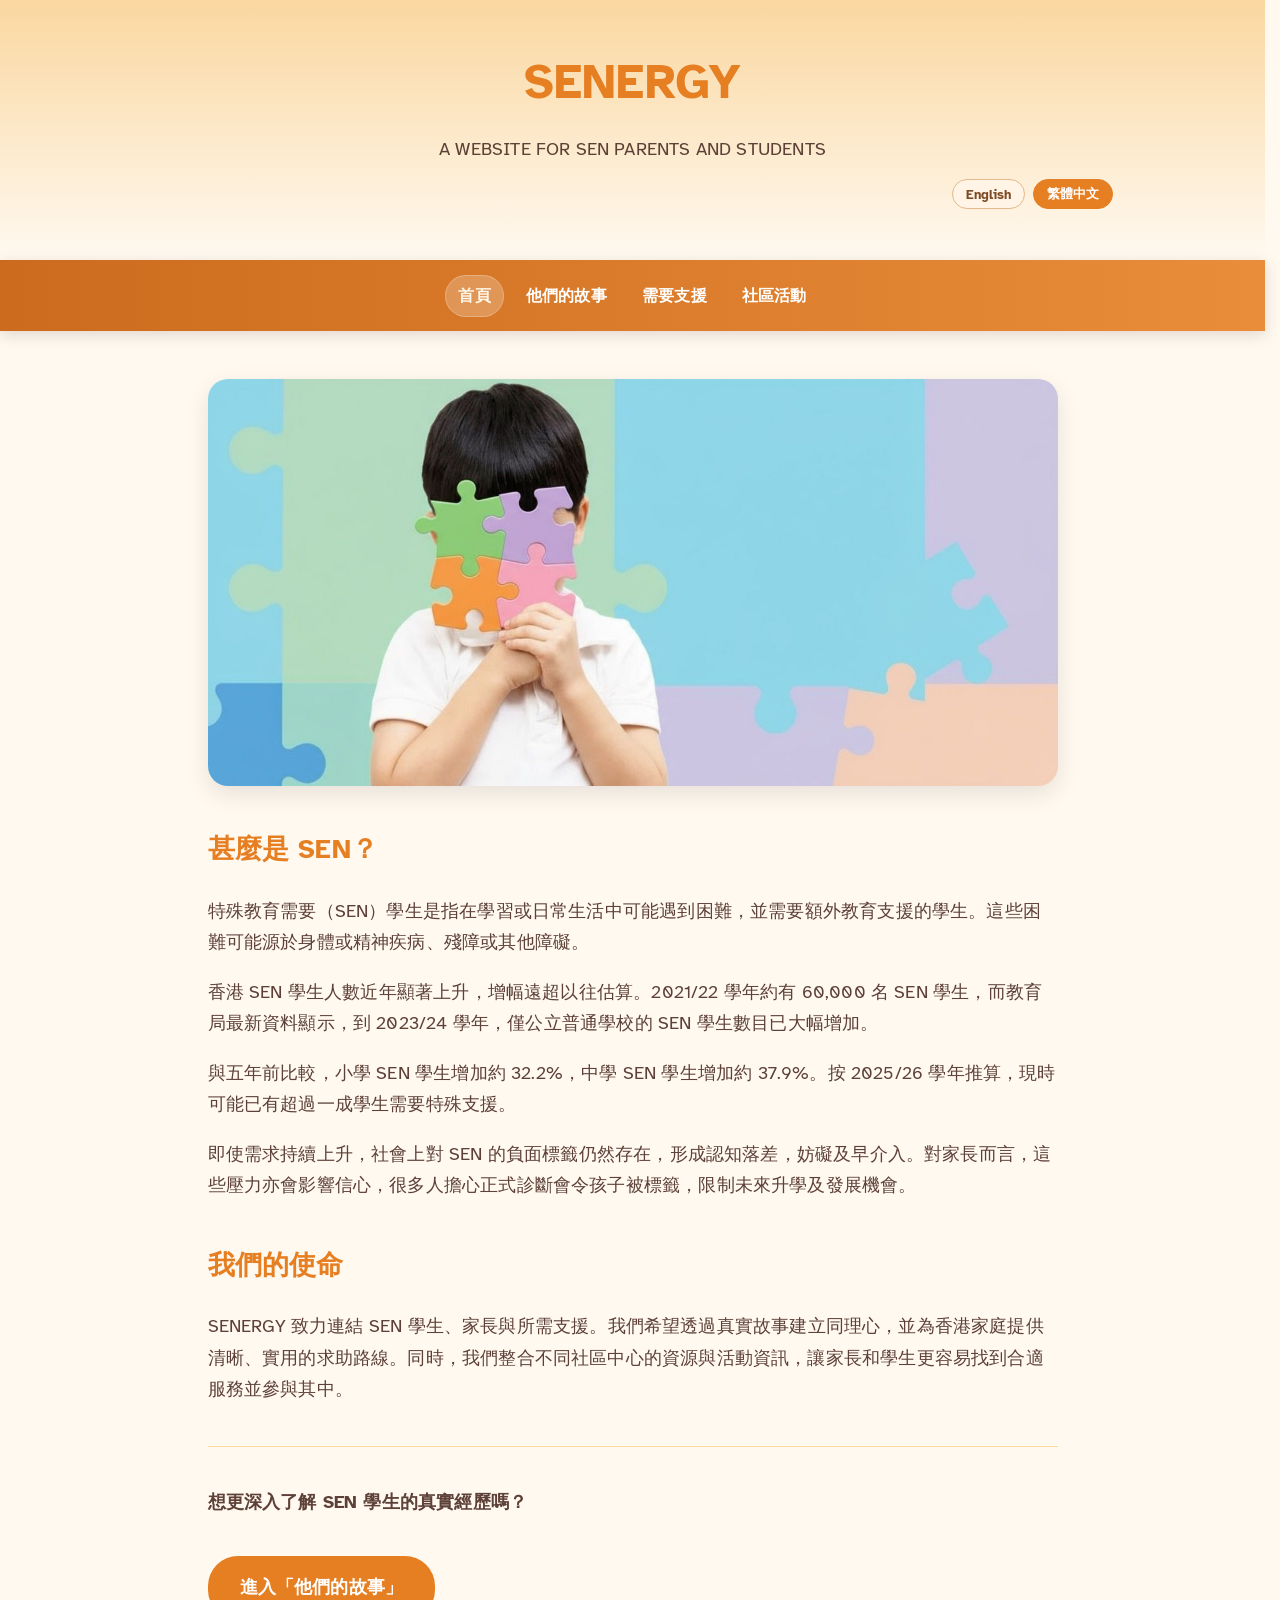
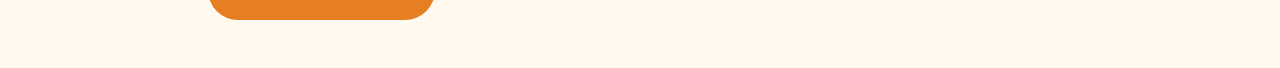
<file: index.html>
﻿<!DOCTYPE html>
<html lang="en">
<head>
    <meta charset="UTF-8">
    <meta name="viewport" content="width=device-width, initial-scale=1.0">
    <title data-i18n="pageTitle">SENERGY | Home</title>
    <link href="https://fonts.googleapis.com/css2?family=Atkinson+Hyperlegible:wght@400;700&display=swap" rel="stylesheet">
    <style>
        :root { 
            --primary: #E67E22; 
            --peach: #FAD7A0; 
            --bg: #FFF9F0; 
            --text: #5D4037; 
            --nav-dark: #CC6B1D; 
            --nav-light: #E98D3A; 
        }

        /* Base Styles */
        html { scrollbar-gutter: stable; }
        body { 
            font-family: 'Atkinson Hyperlegible', sans-serif; 
            background-color: var(--bg); 
            color: var(--text); 
            margin: 0; 
            text-align: center; 
            font-size: 18px; 
            line-height: 1.75; 
            letter-spacing: 0.01em; 
        }

        /* Header & Navigation */
        header { 
            padding: 2.5rem 1rem 3.2rem; 
            background: linear-gradient(180deg, var(--peach) 0%, var(--bg) 100%); 
        }
        h1 { font-size: clamp(2.2rem, 5vw, 3rem); color: var(--primary); margin: 0; }
        .siteTagline { margin: 0.6rem auto 0; max-width: 760px; padding: 0 1rem; }

        nav { /*Nav背景*/
            background: linear-gradient(90deg, var(--nav-dark) 0%, var(--nav-light) 100%); 
            padding: 0.9rem 1rem; 
            position: sticky; 
            top: 0; 
            z-index: 1000; 
            box-shadow: 0 4px 14px rgba(93, 64, 55, 0.18);
            display: flex;
            justify-content: center;
            flex-wrap: wrap;
            gap: 8px;
        }
        nav a { /*Nav字體大細*/
            text-decoration: none; 
            color: #fff; 
            font-weight: bold; 
            font-size: 1rem; 
            padding: 0.45rem 0.85rem; 
            border-radius: 999px; 
            transition: 0.25s ease; 
        }
        nav a:hover { background-color: rgba(255, 255, 255, 0.22); color: #fff7e8; }

        /* Language Switcher */
        .lang-switch { 
            width: min(100%, 960px); 
            margin: 0.9rem auto 0; 
            padding: 0 1rem; 
            display: flex; 
            gap: 8px; 
            justify-content: flex-end; 
        }
        .lang-btn { 
            border: 1px solid #e4b98a; 
            background: #fff4e6; 
            color: #7d4b24; 
            border-radius: 999px; 
            padding: 0.3rem 0.8rem; 
            font-family: inherit; 
            font-weight: 700; 
            cursor: pointer; 
            transition: 0.2s;
        }
        .lang-btn.active { background: var(--primary); color: #fff; border-color: var(--primary); }

        /* Content Area */
        .content { max-width: 850px; margin: auto; padding: 3rem 2rem; text-align: left; }
        .main-img { 
            display: block; 
            margin: 0 auto 2.5rem auto; 
            max-width: 100%; 
            height: auto; 
            border-radius: 20px; 
            box-shadow: 0 8px 24px rgba(0,0,0,0.1); 
        }
        
        h2 { color: var(--primary); margin-top: 2.5rem; }
        
        .btn { 
            display: inline-block; 
            padding: 1rem 2rem; 
            background: var(--primary); 
            color: white; 
            text-decoration: none; 
            border-radius: 30px; 
            font-weight: bold; 
            margin-top: 20px; 
            transition: transform 0.2s, box-shadow 0.2s;
        }
        .btn:hover { transform: translateY(-2px); box-shadow: 0 6px 15px rgba(230, 126, 34, 0.3); }

        /* Mobile Adjustments */
        @media (max-width: 768px) {
            body {
                font-size: 16px;
                line-height: 1.65;
            }

            header { padding: 1.3rem 0.8rem 1.8rem; }
            h1 { font-size: clamp(1.75rem, 9vw, 2.35rem); }
            .siteTagline { font-size: 0.9rem; }

            nav {
                gap: 6px;
                padding: 0.55rem 0.45rem;
            }
            nav a {
                font-size: 0.88rem;
                padding: 0.4rem 0.62rem;
            }

            .lang-switch {
                margin-top: 0.75rem;
                padding: 0 0.75rem;
                justify-content: center;
            }
            .lang-btn {
                min-height: 40px;
                padding: 0.28rem 0.7rem;
            }

            .controls {
                margin-top: 0.85rem;
                gap: 8px;
                padding: 0 0.6rem;
            }

            .btn { width: 100%; box-sizing: border-box; text-align: center; }
            p { font-size: 1rem; }
            
            .status { padding: 0 0.75rem; }
            .grid { padding: 0.75rem 0.6rem 1rem; }
        }


        
    </style>
</head>
<body>

    <header>
        <h1 data-i18n="siteName">SENERGY</h1>
        <p class="siteTagline" data-i18n="siteTagline">A WEBSITE FOR SEN PARENTS AND STUDENTS</p>
        <div class="lang-switch" aria-label="Language switcher">
            <button class="lang-btn" id="lang-en" type="button">English</button>
            <button class="lang-btn" id="lang-zh" type="button">繁體中文</button>
        </div>
    </header>

    <nav>
        <a href="index.html" data-i18n="navHome">Home</a>
        <a href="stories.html" data-i18n="navStories">Through Their Eyes</a>
        <a href="help.html" data-i18n="navHelp">Seek For Help!!</a>
        <a href="community.html" data-i18n="navCommunity">Community Events</a>
    </nav>
    
    <main class="content">
        <img src="main pic.jpeg" alt="SEN Students Support" class="main-img">
        
        <h2 data-i18n="senTitle">What is SEN?</h2>
        <p data-i18n="senP1">Students with Special Educational Needs (SEN) are those who may face difficulties in their studies or daily lives and require additional educational support. These difficulties can stem from a variety of causes, including physical or mental illnesses, disabilities, or impairments.</p>
        
        <p data-i18n="senP2">The number of students with Special Educational Needs (SEN) in Hong Kong has experienced a steep upward trajectory, far exceeding previous estimates. While there were approximately 60,000 students in the 2021/22 school year, recent data from the Education Bureau reveals that by the 2023/24 school year, the number of SEN students in public sector ordinary schools alone has surged.</p>
        
        <p data-i18n="senP3">Primary student numbers rose by 32.2% and secondary students by 37.9% compared to just five years prior, with current estimates for the 2025/26 cycle suggesting that over 10% of the total student population now requires specialized support.</p>
        
        <p data-i18n="senP4">Despite this growth, deep-seated negative stereotypes and stigmatizations persist, creating a perception gap that hinders effective intervention. For parents, these social pressures lead to a measurable lack of confidence; many fear that a formal diagnosis will label their child for life, limiting future academic and career opportunities.</p>
        
        <h2 data-i18n="missionTitle">Our Mission</h2>
        <p data-i18n="missionP">SENERGY is dedicated to bridging the gap between SEN students, their parents, and the support they need. We aim to foster empathy through storytelling and provide a clear roadmap for families seeking professional assistance in Hong Kong. We want to centralize the resources of community centers so that parents and students can more easily learn about the activities offered by different community centers and make it easier for them to participate.</p>
        
        <hr style="border: 0; border-top: 1px solid var(--peach); margin: 2.5rem 0;">
        
        <p data-i18n="ctaQuestion" style="font-weight: bold;">Do you want to know more about SEN students and their experiences?</p>
        <a href="stories.html" class="btn" data-i18n="ctaButton">Enter Through Their Eyes</a>
    </main>

    <script>
        const TRANSLATIONS = {
            en: {
                pageTitle: "SENERGY | Home",
                siteName: "SENERGY",
                siteTagline: "A WEBSITE FOR SEN PARENTS AND STUDENTS",
                navHome: "Home",
                navStories: "Through Their Eyes",
                navHelp: "Seek For Help!!",
                navCommunity: "Community Events",
                senTitle: "What is SEN?",
                senP1: "Students with Special Educational Needs (SEN) are those who may face difficulties in their studies or daily lives and require additional educational support. These difficulties can stem from a variety of causes, including physical or mental illnesses, disabilities, or impairments.",
                senP2: "The number of students with Special Educational Needs (SEN) in Hong Kong has experienced a steep upward trajectory, far exceeding previous estimates. While there were approximately 60,000 students in the 2021/22 school year, recent data from the Education Bureau reveals that by the 2023/24 school year, the number of SEN students in public sector ordinary schools alone has surged.",
                senP3: "Primary student numbers rose by 32.2% and secondary students by 37.9% compared to just five years prior, with current estimates for the 2025/26 cycle suggesting that over 10% of the total student population now requires specialized support.",
                senP4: "Despite this growth, deep-seated negative stereotypes and stigmatizations persist, creating a perception gap that hinders effective intervention. For parents, these social pressures lead to a measurable lack of confidence; many fear that a formal diagnosis will label their child for life, limiting future academic and career opportunities.",
                missionTitle: "Our Mission",
                missionP: "SENERGY is dedicated to bridging the gap between SEN students, their parents, and the support they need. We aim to foster empathy through storytelling and provide a clear roadmap for families seeking professional assistance in Hong Kong. We want to centralize the resources of community centers so that parents and students can more easily learn about the activities offered by different community centers and make it easier for them to participate.",
                ctaQuestion: "Do you want to know more about SEN students and their experiences?",
                ctaButton: "Enter Through Their Eyes"
            },
            zh: {
                pageTitle: "SENERGY | 首頁",
                siteName: "SENERGY",
                siteTagline: "A WEBSITE FOR SEN PARENTS AND STUDENTS",
                navHome: "首頁",
                navStories: "他們的故事",
                navHelp: "需要支援",
                navCommunity: "社區活動",
                senTitle: "甚麼是 SEN？",
                senP1: "特殊教育需要（SEN）學生是指在學習或日常生活中可能遇到困難，並需要額外教育支援的學生。這些困難可能源於身體或精神疾病、殘障或其他障礙。",
                senP2: "香港 SEN 學生人數近年顯著上升，增幅遠超以往估算。2021/22 學年約有 60,000 名 SEN 學生，而教育局最新資料顯示，到 2023/24 學年，僅公立普通學校的 SEN 學生數目已大幅增加。",
                senP3: "與五年前比較，小學 SEN 學生增加約 32.2%，中學 SEN 學生增加約 37.9%。按 2025/26 學年推算，現時可能已有超過一成學生需要特殊支援。",
                senP4: "即使需求持續上升，社會上對 SEN 的負面標籤仍然存在，形成認知落差，妨礙及早介入。對家長而言，這些壓力亦會影響信心，很多人擔心正式診斷會令孩子被標籤，限制未來升學及發展機會。",
                missionTitle: "我們的使命",
                missionP: "SENERGY 致力連結 SEN 學生、家長與所需支援。我們希望透過真實故事建立同理心，並為香港家庭提供清晰、實用的求助路線。同時，我們整合不同社區中心的資源與活動資訊，讓家長和學生更容易找到合適服務並參與其中。",
                ctaQuestion: "想更深入了解 SEN 學生的真實經歷嗎？",
                ctaButton: "進入「他們的故事」"
            }
        };

        function setLanguage(lang) {
            const map = TRANSLATIONS[lang] || TRANSLATIONS.en;
            document.documentElement.lang = lang === "zh" ? "zh-Hant" : "en";
            
            // Set Page Title
            document.title = map.pageTitle;

            // Update all elements with data-i18n
            document.querySelectorAll("[data-i18n]").forEach((el) => {
                const key = el.getAttribute("data-i18n");
                if (map[key]) {
                    el.textContent = map[key];
                }
            });

            // Update UI State
            document.getElementById("lang-en").classList.toggle("active", lang === "en");
            document.getElementById("lang-zh").classList.toggle("active", lang === "zh");
            localStorage.setItem("senergy_lang", lang);
        }

        document.getElementById("lang-en").addEventListener("click", () => setLanguage("en"));
        document.getElementById("lang-zh").addEventListener("click", () => setLanguage("zh"));

        // Initialize from storage or default
        setLanguage(localStorage.getItem("senergy_lang") || "zh");
    </script>
    <script src="nav-active.js"></script>
</body>
</html>
</file>
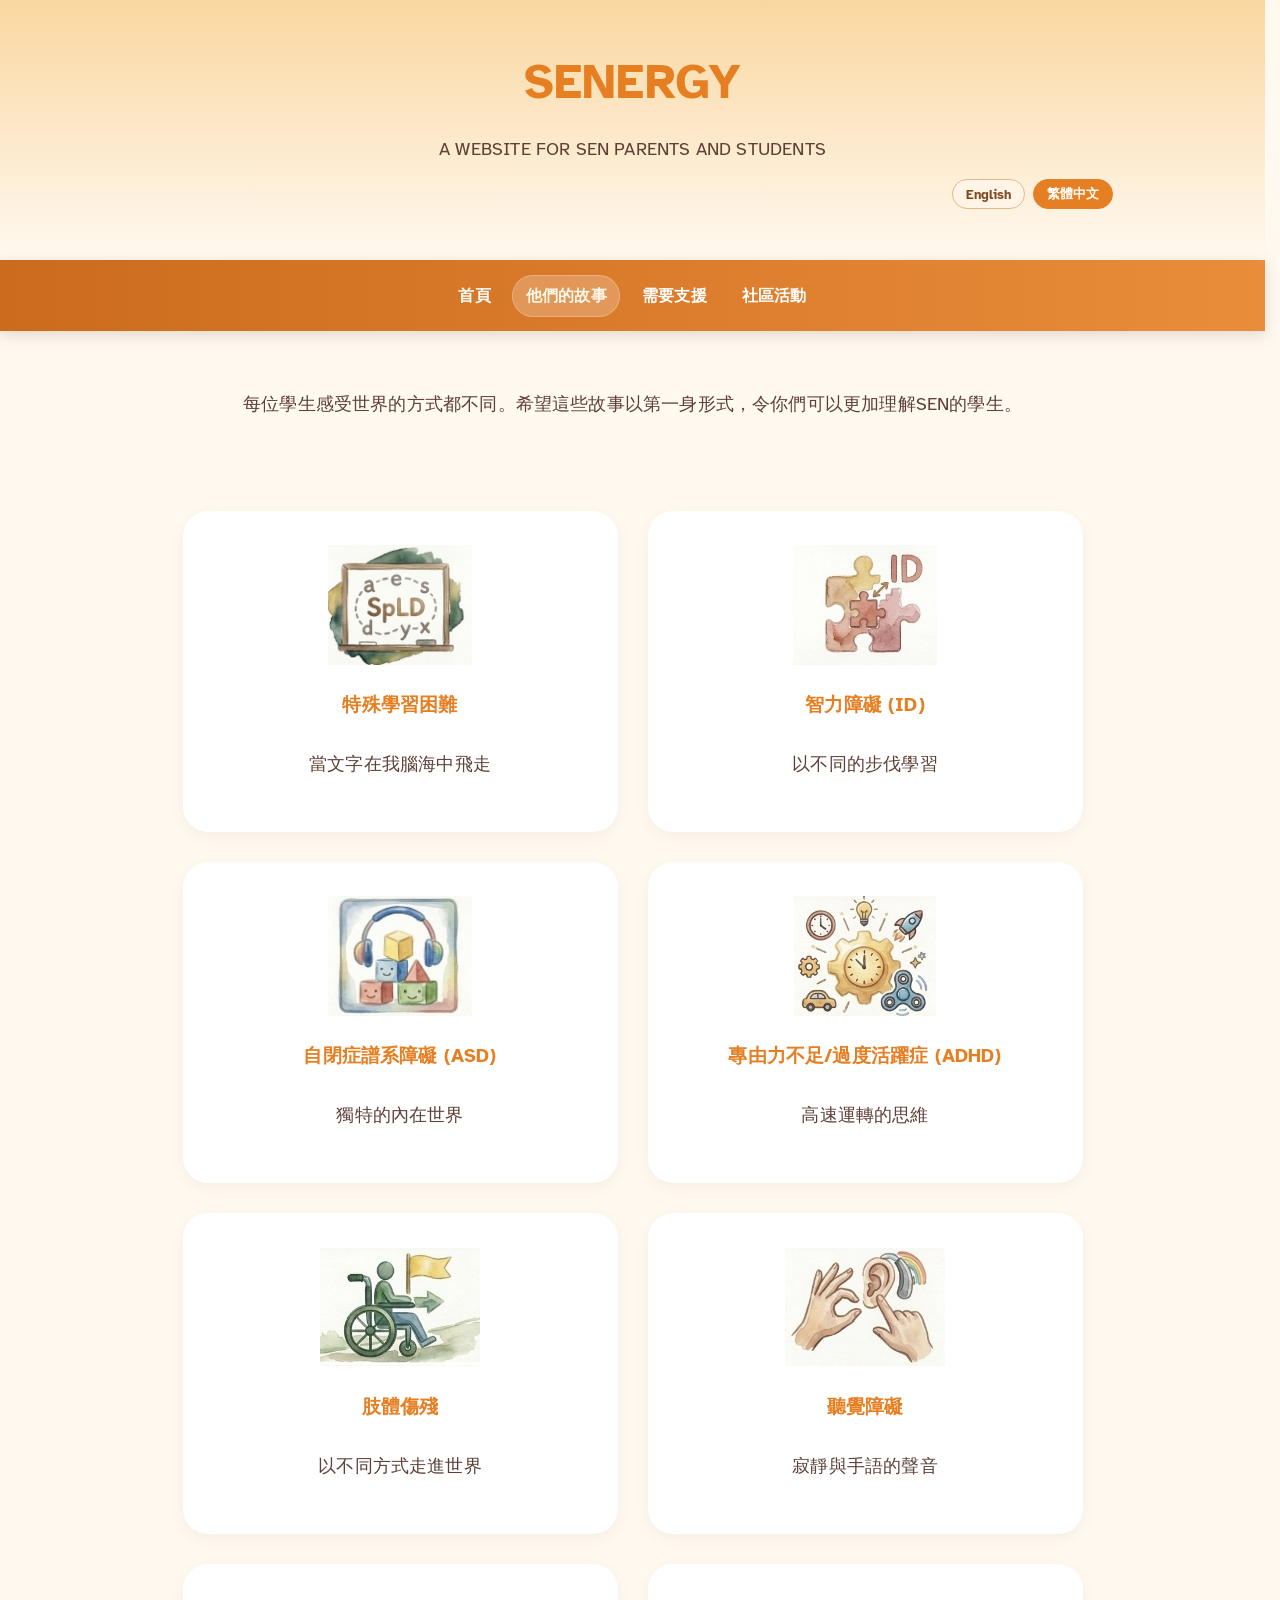
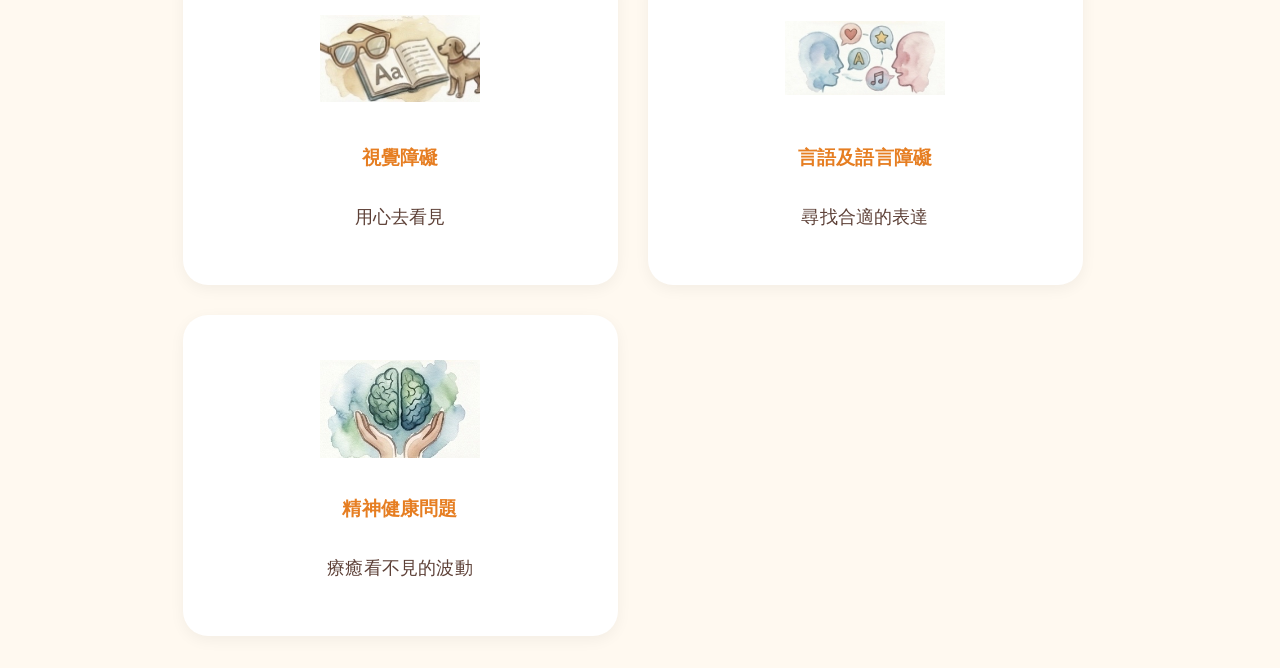
<file: stories.html>
﻿<!DOCTYPE html>
<html lang="en">
<head>
    <meta charset="UTF-8">
    <meta name="viewport" content="width=device-width, initial-scale=1.0">
    <title data-i18n="pageTitle">Through Their Eyes | SENERGY</title>
    <link href="https://fonts.googleapis.com/css2?family=Atkinson+Hyperlegible:wght@400;700&display=swap" rel="stylesheet">
    <style>
        :root { 
            --primary: #E67E22; 
            --peach: #FAD7A0; 
            --bg: #FFF9F0; 
            --text: #5D4037; 
            --nav-dark: #CC6B1D; 
            --nav-light: #E98D3A; 
        }

        /* Base Styles */
        html { scrollbar-gutter: stable; }
        body { 
            font-family: 'Atkinson Hyperlegible', sans-serif; 
            background-color: var(--bg); 
            color: var(--text); 
            margin: 0; 
            text-align: center; 
            font-size: 18px; 
            line-height: 1.75; 
            letter-spacing: 0.01em; 
        }

        header { 
            padding: 2.5rem 1rem 3.2rem; 
            background: linear-gradient(180deg, var(--peach) 0%, var(--bg) 100%); 
        }
        h1 { font-size: clamp(2.2rem, 5vw, 3rem); color: var(--primary); margin: 0; }
        .siteTagline { margin: 0.6rem auto 0; max-width: 760px; padding: 0 1rem; }

        nav { 
            background: linear-gradient(90deg, var(--nav-dark) 0%, var(--nav-light) 100%); 
            padding: 0.9rem 1rem; 
            position: sticky; 
            top: 0; 
            z-index: 1000; 
            box-shadow: 0 4px 14px rgba(93, 64, 55, 0.18);
            display: flex;
            justify-content: center;
            flex-wrap: wrap;
            gap: 8px;
        }
        nav a { 
            text-decoration: none; 
            color: #fff; 
            font-weight: bold; 
            font-size: 1rem; 
            padding: 0.45rem 0.85rem; 
            border-radius: 999px; 
            transition: 0.25s ease; 
        }
        nav a:hover { background-color: rgba(255, 255, 255, 0.22); color: #fff7e8; }

        /* Language Switcher */
        .lang-switch { 
            width: min(100%, 960px); 
            margin: 0.9rem auto 0; 
            padding: 0 1rem; 
            display: flex; 
            gap: 8px; 
            justify-content: flex-end; 
        }
        .lang-btn { 
            border: 1px solid #e4b98a; 
            background: #fff4e6; 
            color: #7d4b24; 
            border-radius: 999px; 
            padding: 0.3rem 0.8rem; 
            font-family: inherit; 
            font-weight: 700; 
            cursor: pointer; 
            transition: 0.2s;
        }
        .lang-btn.active { background: var(--primary); color: #fff; border-color: var(--primary); }


        .intro-text { padding: 2.5rem 1.5rem; max-width: 800px; margin: auto; }

        /* The 2-Column Grid */
        .icon-grid {
            display: grid;
            grid-template-columns: 1fr 1fr; 
            gap: 30px;
            padding: 2rem;
            max-width: 900px;
            margin: auto;
        }

        .category-card {
            background: white; border-radius: 25px; padding: 2rem; 
            cursor: pointer; transition: 0.3s ease; border: 2px solid transparent;
            box-shadow: 0 4px 15px rgba(0,0,0,0.05);
            display: flex; flex-direction: column; align-items: center;
        }
        .category-card:hover { transform: translateY(-8px); border-color: var(--primary); background: var(--card-hover); }
        
        .watercolor-icon { width: 160px; height: 120px; object-fit: contain; margin-bottom: 1rem; }
        .category-card h3 { color: var(--primary); margin: 0.5rem 0; font-size: 1.2rem; }

        @media (max-width: 768px) {
            body {
                font-size: 16px;
                line-height: 1.65;
            }

            header { padding: 1.3rem 0.8rem 1.8rem; }
            h1 { font-size: clamp(1.75rem, 9vw, 2.35rem); }
            .siteTagline { font-size: 0.9rem; }

            nav {
                gap: 6px;
                padding: 0.55rem 0.45rem;
            }
            nav a {
                font-size: 0.88rem;
                padding: 0.4rem 0.62rem;
            }

            .lang-switch {
                margin-top: 0.75rem;
                padding: 0 0.75rem;
                justify-content: center;
            }
            .lang-btn {
                min-height: 40px;
                padding: 0.28rem 0.7rem;
            }

            .controls {
                margin-top: 0.85rem;
                gap: 8px;
                padding: 0 0.6rem;
            }
            .icon-grid { grid-template-columns: 1fr; max-width: 450px; gap: 20px; padding: 1rem; }
            .category-card { padding: 1.5rem; }
        }
    </style>
</head>
<body>

    <header>
        <h1 data-i18n="siteName">SENERGY</h1>
        <p class="siteTagline" data-i18n="siteTagline">A WEBSITE FOR SEN PARENTS AND STUDENTS</p>
        <div class="lang-switch" aria-label="Language switcher">
            <button class="lang-btn" id="lang-en" type="button">English</button>
            <button class="lang-btn" id="lang-zh" type="button">繁體中文</button>
        </div>
    </header>

    <nav>
        <a href="index.html" data-i18n="navHome">Home</a>
        <a href="stories.html" data-i18n="navStories">Through Their Eyes</a>
        <a href="help.html" data-i18n="navHelp">Seek For Help!!</a>
        <a href="community.html" data-i18n="navCommunity">Community Events</a>
    </nav>

    <div class="intro-text">
        <p data-i18n="introText">Every student perceives the world differently. These stories are written from a first-person perspective to help you understand the challenges and strengths of different SEN types.</p>
    </div>

    <div class="icon-grid">
        <div class="category-card" onclick="location.href='SpLD stories Eng/index.html'">
            <img src="icon png/SpLD.png" alt="" class="watercolor-icon">
            <h3 data-i18n="c1Title">Specific Learning Difficulties</h3>
            <p data-i18n="c1Desc">When Letters Take Flight</p>
        </div>
        <div class="category-card" onclick="location.href='ID stories/index.html'">
            <img src="icon png/ID.png" alt="" class="watercolor-icon">
            <h3 data-i18n="c2Title">Intellectual Disability (ID)</h3>
            <p data-i18n="c2Desc">A Different Pace of Learning</p>
        </div>
        <div class="category-card" onclick="location.href='ASD stories/index.html'">
            <img src="icon png/ASD.png" alt="" class="watercolor-icon">
            <h3 data-i18n="c3Title">Autism Spectrum Disorder (ASD)</h3>
            <p data-i18n="c3Desc">A Unique Inner World</p>
        </div>
        <div class="category-card" onclick="location.href='ADHD stories/index.html'">
            <img src="icon png/ADHD.png" alt="" class="watercolor-icon">
            <h3 data-i18n="c4Title">Attention Deficit Hyperactivity Disorder (ADHD)</h3>
            <p data-i18n="c4Desc">The Fast-Moving Mind</p>
        </div>
        <div class="category-card" onclick="location.href='PD stories/index.html'">
            <img src="icon png/PD.png" alt="" class="watercolor-icon">
            <h3 data-i18n="c5Title">Physical Disability</h3>
            <p data-i18n="c5Desc">Navigating the World Differently</p>
        </div>
        <div class="category-card" onclick="location.href='HI stories/index.html'">
            <img src="icon png/HI.png" alt="" class="watercolor-icon">
            <h3 data-i18n="c6Title">Hearing Impairment</h3>
            <p data-i18n="c6Desc">The Sound of Silence & Signs</p>
        </div>
        <div class="category-card" onclick="location.href='VI stories/index.html'">
            <img src="icon png/VI.png" alt="" class="watercolor-icon">
            <h3 data-i18n="c7Title">Visual Impairment</h3>
            <p data-i18n="c7Desc">Seeing with the Heart</p>
        </div>
        <div class="category-card" onclick="location.href='SLI stories/index.html'">
            <img src="icon png/SLI.png" alt="" class="watercolor-icon">
            <h3 data-i18n="c8Title">Speech & Language</h3>
            <p data-i18n="c8Desc">Finding the Right Words</p>
        </div>
        <div class="category-card" onclick="location.href='MI stories/index.html'">
            <img src="icon png/MI.png" alt="" class="watercolor-icon">
            <h3 data-i18n="c9Title">Mental Illness</h3>
            <p data-i18n="c9Desc">Healing the Invisible Waves</p>
        </div>
    </div>

    <script>
        const TRANSLATIONS = {
            en: {
                pageTitle: "Through Their Eyes | SENERGY", siteName: "SENERGY",
                siteTagline: "A WEBSITE FOR SEN PARENTS AND STUDENTS",
                navHome: "Home", navStories: "Through Their Eyes",
                navHelp: "Seek For Help!!", navCommunity: "Community Events",
                introText: "Every student perceives the world differently. These stories are written from a first-person perspective to help you understand the challenges and strengths of different SEN types.",
                c1Title: "Specific Learning Difficulties", c1Desc: "When Letters Take Flight",
                c2Title: "Intellectual Disability (ID)", c2Desc: "A Different Pace of Learning",
                c3Title: "Autism Spectrum Disorder (ASD)", c3Desc: "A Unique Inner World",
                c4Title: "Attention Deficit Hyperactivity Disorder (ADHD)", c4Desc: "The Fast-Moving Mind",
                c5Title: "Physical Disability", c5Desc: "Navigating the World Differently",
                c6Title: "Hearing Impairment", c6Desc: "The Sound of Silence & Signs",
                c7Title: "Visual Impairment", c7Desc: "Seeing with the Heart",
                c8Title: "Speech & Language", c8Desc: "Finding the Right Words",
                c9Title: "Mental Illness", c9Desc: "Healing the Invisible Waves"
            },
            zh: {
                pageTitle: "走進他們的世界 | SENERGY", siteName: "SENERGY",
                siteTagline: "A WEBSITE FOR SEN PARENTS AND STUDENTS",
                navHome: "首頁", navStories: "他們的故事",
                navHelp: "需要支援", navCommunity: "社區活動",
                introText: "每位學生感受世界的方式都不同。希望這些故事以第一身形式，令你們可以更加理解SEN的學生。",
                c1Title: "特殊學習困難", c1Desc: "當文字在我腦海中飛走",
                c2Title: "智力障礙 (ID)", c2Desc: "以不同的步伐學習",
                c3Title: "自閉症譜系障礙 (ASD)", c3Desc: "獨特的內在世界",
                c4Title: "專由力不足/過度活躍症 (ADHD)", c4Desc: "高速運轉的思維",
                c5Title: "肢體傷殘", c5Desc: "以不同方式走進世界",
                c6Title: "聽覺障礙", c6Desc: "寂靜與手語的聲音",
                c7Title: "視覺障礙", c7Desc: "用心去看見",
                c8Title: "言語及語言障礙", c8Desc: "尋找合適的表達",
                c9Title: "精神健康問題", c9Desc: "療癒看不見的波動"
            }
        };

        function setLanguage(lang) {
            const map = TRANSLATIONS[lang] || TRANSLATIONS.en;
            document.documentElement.lang = lang === "zh" ? "zh-Hant" : "en";
            document.title = map.pageTitle;
            document.querySelectorAll("[data-i18n]").forEach(el => {
                const key = el.getAttribute("data-i18n");
                if (map[key]) el.textContent = map[key];
            });
            document.getElementById("lang-en").classList.toggle("active", lang === "en");
            document.getElementById("lang-zh").classList.toggle("active", lang === "zh");
            localStorage.setItem("senergy_lang", lang);
        }

        document.getElementById("lang-en").onclick = () => setLanguage("en");
        document.getElementById("lang-zh").onclick = () => setLanguage("zh");
        setLanguage(localStorage.getItem("senergy_lang") || "zh");
    </script>
    <script src="nav-active.js"></script>
</body>
</html>
</file>
